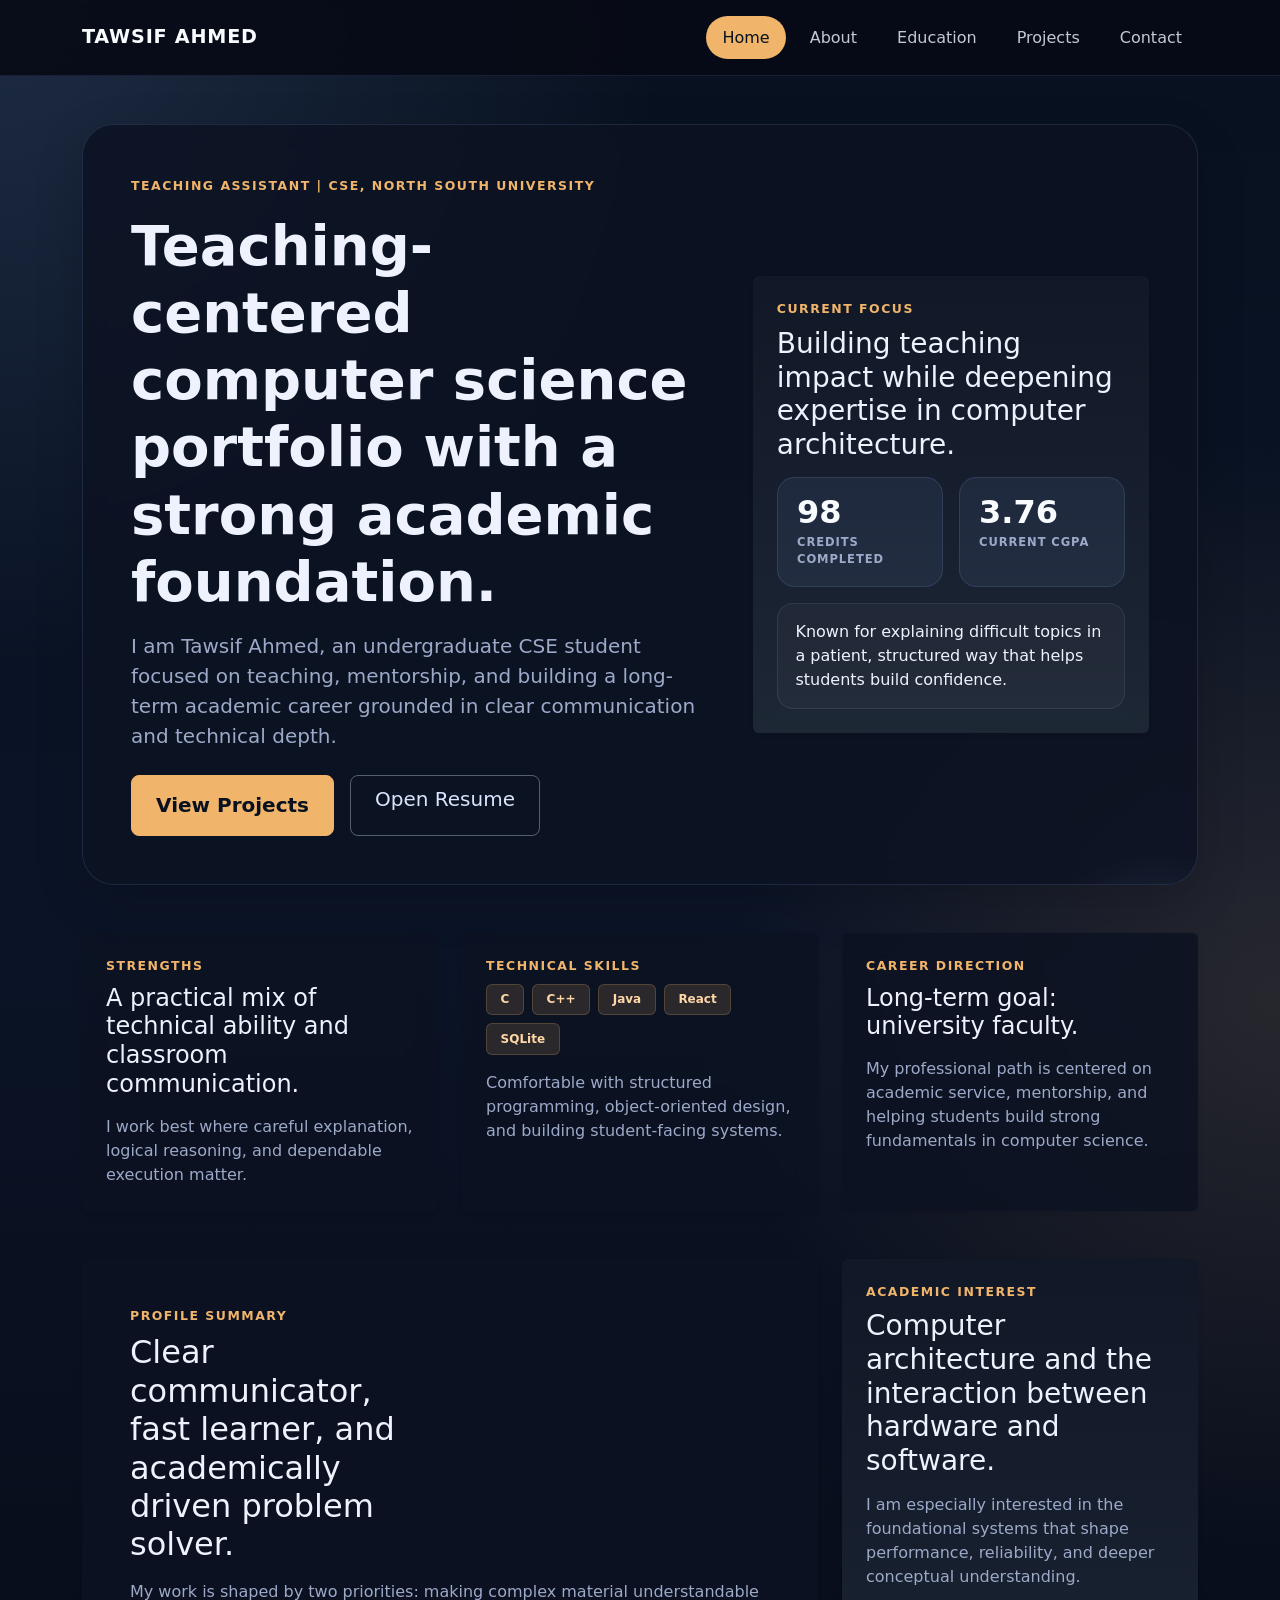
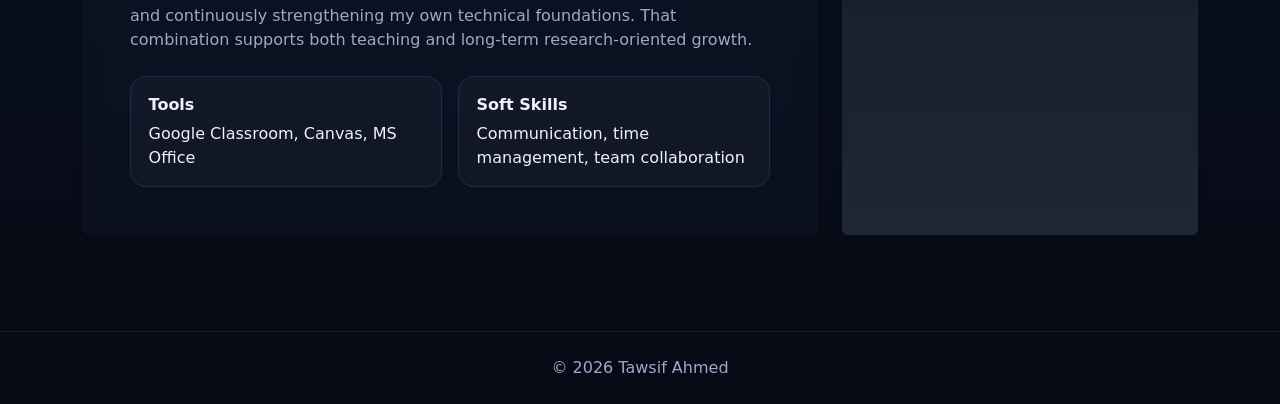
<file: index.html>
<!DOCTYPE html>
<html lang="en">
<head>
    <meta charset="UTF-8">
    <meta name="viewport" content="width=device-width, initial-scale=1.0">
    <title>Portfolio | Home</title>
    <link href="https://cdn.jsdelivr.net/npm/bootstrap@5.3.3/dist/css/bootstrap.min.css" rel="stylesheet" integrity="sha384-QWTKZyjpPEjISv5WaRU9OFeRpok6YctnYmDr5pNlyT2bRjXh0JMhjY6hW+ALEwIH" crossorigin="anonymous">
    <link rel="stylesheet" href="styles.css">
</head>
<body class="page-shell" data-bs-theme="dark">
    <nav class="navbar sticky-top site-nav py-3">
        <div class="container">
            <a class="navbar-brand site-brand" href="index.html">Tawsif Ahmed</a>
            <ul class="nav nav-pills ms-lg-auto flex-wrap gap-2 justify-content-lg-end">
                <li class="nav-item"><a class="nav-link active" aria-current="page" href="index.html">Home</a></li>
                <li class="nav-item"><a class="nav-link" href="about.html">About</a></li>
                <li class="nav-item"><a class="nav-link" href="education.html">Education</a></li>
                <li class="nav-item"><a class="nav-link" href="projects.html">Projects</a></li>
                <li class="nav-item"><a class="nav-link" href="contact.html">Contact</a></li>
            </ul>
        </div>
    </nav>

    <header class="container py-5 py-lg-6">
        <div class="hero-surface rounded-5 p-4 p-lg-5 shadow-lg">
            <div class="row align-items-center g-4 g-lg-5">
                <div class="col-lg-7">
                    <span class="eyebrow mb-3 d-inline-flex">Teaching Assistant | CSE, North South University</span>
                    <h1 class="display-4 fw-bold text-body-emphasis mb-3">Teaching-centered computer science portfolio with a strong academic foundation.</h1>
                    <p class="lead text-secondary mb-4">I am Tawsif Ahmed, an undergraduate CSE student focused on teaching, mentorship, and building a long-term academic career grounded in clear communication and technical depth.</p>
                    <div class="d-flex flex-wrap gap-3">
                        <a href="projects.html" class="btn btn-brand btn-lg px-4">View Projects</a>
                        <a href="resume.pdf" class="btn btn-outline-dark btn-lg px-4" target="_blank" rel="noopener noreferrer">Open Resume</a>
                    </div>
                </div>
                <div class="col-lg-5">
                    <div class="card border-0 shadow-sm h-100 feature-panel">
                        <div class="card-body p-4 p-lg-4">
                            <p class="section-kicker mb-2">Current Focus</p>
                            <h2 class="h3 mb-3">Building teaching impact while deepening expertise in computer architecture.</h2>
                            <div class="row g-3">
                                <div class="col-6">
                                    <div class="metric-card h-100">
                                        <span class="metric-value">98</span>
                                        <span class="metric-label">credits completed</span>
                                    </div>
                                </div>
                                <div class="col-6">
                                    <div class="metric-card h-100">
                                        <span class="metric-value">3.76</span>
                                        <span class="metric-label">current CGPA</span>
                                    </div>
                                </div>
                                <div class="col-12">
                                    <div class="info-strip">Known for explaining difficult topics in a patient, structured way that helps students build confidence.</div>
                                </div>
                            </div>
                        </div>
                    </div>
                </div>
            </div>
        </div>
    </header>

    <main class="container pb-5">
        <section class="mb-5">
            <div class="row g-4">
                <div class="col-md-4">
                    <div class="card border-0 shadow-sm h-100 content-card">
                        <div class="card-body p-4">
                            <p class="section-kicker mb-2">Strengths</p>
                            <h2 class="h4 mb-3">A practical mix of technical ability and classroom communication.</h2>
                            <p class="mb-0 text-secondary">I work best where careful explanation, logical reasoning, and dependable execution matter.</p>
                        </div>
                    </div>
                </div>
                <div class="col-md-4">
                    <div class="card border-0 shadow-sm h-100 content-card">
                        <div class="card-body p-4">
                            <p class="section-kicker mb-2">Technical Skills</p>
                            <div class="d-flex flex-wrap gap-2 mb-3">
                                <span class="badge badge-soft">C</span>
                                <span class="badge badge-soft">C++</span>
                                <span class="badge badge-soft">Java</span>
                                <span class="badge badge-soft">React</span>
                                <span class="badge badge-soft">SQLite</span>
                            </div>
                            <p class="mb-0 text-secondary">Comfortable with structured programming, object-oriented design, and building student-facing systems.</p>
                        </div>
                    </div>
                </div>
                <div class="col-md-4">
                    <div class="card border-0 shadow-sm h-100 content-card">
                        <div class="card-body p-4">
                            <p class="section-kicker mb-2">Career Direction</p>
                            <h2 class="h4 mb-3">Long-term goal: university faculty.</h2>
                            <p class="mb-0 text-secondary">My professional path is centered on academic service, mentorship, and helping students build strong fundamentals in computer science.</p>
                        </div>
                    </div>
                </div>
            </div>
        </section>

        <section class="mb-5">
            <div class="row g-4 align-items-stretch">
                <div class="col-lg-8">
                    <div class="card border-0 shadow-sm content-card h-100">
                        <div class="card-body p-4 p-lg-5">
                            <p class="section-kicker mb-2">Profile Summary</p>
                            <h2 class="section-title mb-3">Clear communicator, fast learner, and academically driven problem solver.</h2>
                            <p class="text-secondary mb-4">My work is shaped by two priorities: making complex material understandable and continuously strengthening my own technical foundations. That combination supports both teaching and long-term research-oriented growth.</p>
                            <div class="row g-3">
                                <div class="col-sm-6">
                                    <div class="detail-tile">
                                        <strong>Tools</strong>
                                        <span>Google Classroom, Canvas, MS Office</span>
                                    </div>
                                </div>
                                <div class="col-sm-6">
                                    <div class="detail-tile">
                                        <strong>Soft Skills</strong>
                                        <span>Communication, time management, team collaboration</span>
                                    </div>
                                </div>
                            </div>
                        </div>
                    </div>
                </div>
                <div class="col-lg-4">
                    <div class="card border-0 shadow-sm content-card h-100 accent-card">
                        <div class="card-body p-4">
                            <p class="section-kicker mb-2">Academic Interest</p>
                            <h2 class="h3 mb-3">Computer architecture and the interaction between hardware and software.</h2>
                            <p class="mb-0 text-secondary">I am especially interested in the foundational systems that shape performance, reliability, and deeper conceptual understanding.</p>
                        </div>
                    </div>
                </div>
            </div>
        </section>
    </main>

    <footer class="py-4 site-footer">
        <div class="container text-center">
            <p class="mb-0">&copy; 2026 Tawsif Ahmed</p>
        </div>
    </footer>
</body>
</html>
</file>
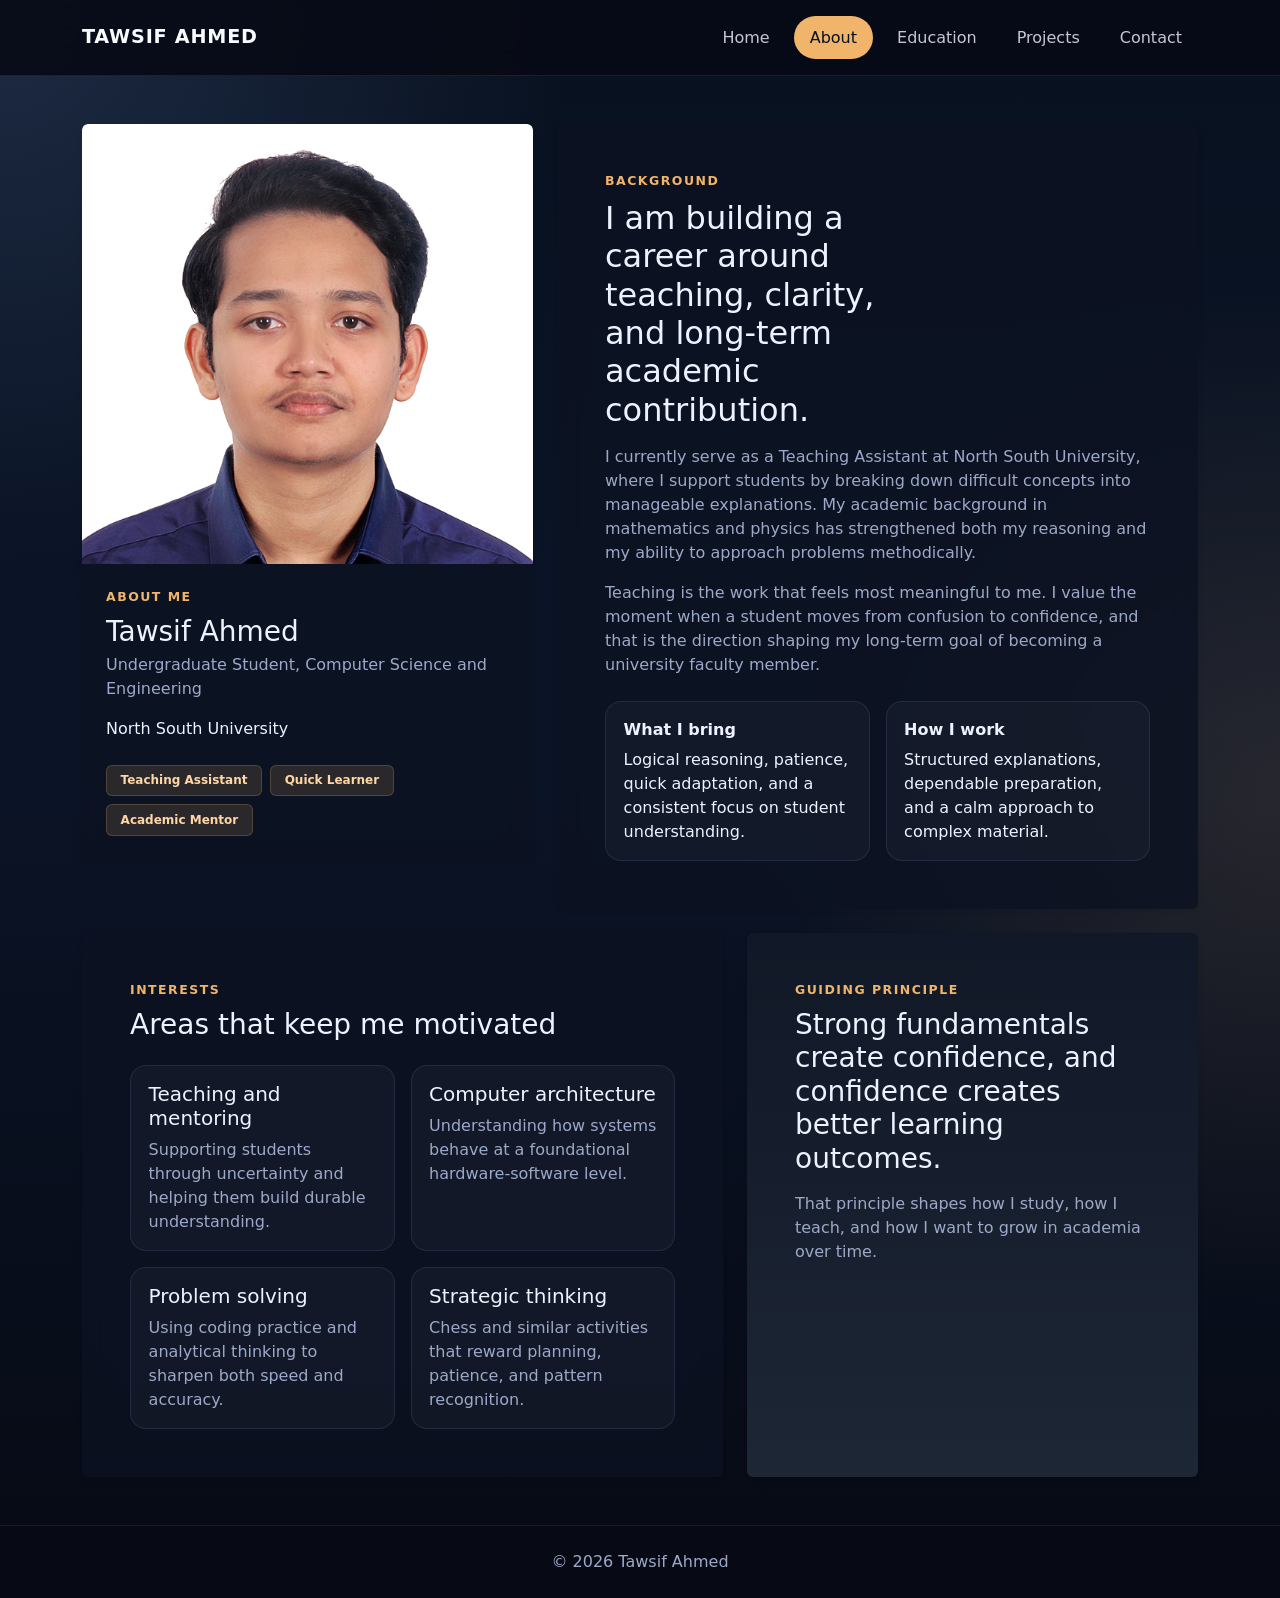
<file: about.html>
<!DOCTYPE html>
<html lang="en">
<head>
    <meta charset="UTF-8">
    <meta name="viewport" content="width=device-width, initial-scale=1.0">
    <title>Portfolio | About</title>
    <link href="https://cdn.jsdelivr.net/npm/bootstrap@5.3.3/dist/css/bootstrap.min.css" rel="stylesheet" integrity="sha384-QWTKZyjpPEjISv5WaRU9OFeRpok6YctnYmDr5pNlyT2bRjXh0JMhjY6hW+ALEwIH" crossorigin="anonymous">
    <link rel="stylesheet" href="styles.css">
</head>
<body class="page-shell" data-bs-theme="dark">
    <nav class="navbar sticky-top site-nav py-3">
        <div class="container">
            <a class="navbar-brand site-brand" href="index.html">Tawsif Ahmed</a>
            <ul class="nav nav-pills ms-lg-auto flex-wrap gap-2 justify-content-lg-end">
                <li class="nav-item"><a class="nav-link" href="index.html">Home</a></li>
                <li class="nav-item"><a class="nav-link active" aria-current="page" href="about.html">About</a></li>
                <li class="nav-item"><a class="nav-link" href="education.html">Education</a></li>
                <li class="nav-item"><a class="nav-link" href="projects.html">Projects</a></li>
                <li class="nav-item"><a class="nav-link" href="contact.html">Contact</a></li>
            </ul>
        </div>
    </nav>

    <main class="container py-5">
        <div class="row g-4 align-items-start mb-4">
            <div class="col-lg-5">
                <div class="card border-0 shadow-sm content-card overflow-hidden">
                    <img src="pp%20(1).jpg" class="card-img-top profile-image" alt="Tawsif Ahmed">
                    <div class="card-body p-4">
                        <p class="section-kicker mb-2">About Me</p>
                        <h1 class="h3 mb-1">Tawsif Ahmed</h1>
                        <p class="text-secondary mb-3">Undergraduate Student, Computer Science and Engineering</p>
                        <p class="mb-4">North South University</p>
                        <div class="d-flex flex-wrap gap-2">
                            <span class="badge badge-soft">Teaching Assistant</span>
                            <span class="badge badge-soft">Quick Learner</span>
                            <span class="badge badge-soft">Academic Mentor</span>
                        </div>
                    </div>
                </div>
            </div>
            <div class="col-lg-7">
                <div class="card border-0 shadow-sm h-100 content-card">
                    <div class="card-body p-4 p-lg-5">
                        <p class="section-kicker mb-2">Background</p>
                        <h2 class="section-title mb-3">I am building a career around teaching, clarity, and long-term academic contribution.</h2>
                        <p class="mb-3 text-secondary">I currently serve as a Teaching Assistant at North South University, where I support students by breaking down difficult concepts into manageable explanations. My academic background in mathematics and physics has strengthened both my reasoning and my ability to approach problems methodically.</p>
                        <p class="mb-4 text-secondary">Teaching is the work that feels most meaningful to me. I value the moment when a student moves from confusion to confidence, and that is the direction shaping my long-term goal of becoming a university faculty member.</p>
                        <div class="row g-3">
                            <div class="col-sm-6">
                                <div class="detail-tile h-100">
                                    <strong>What I bring</strong>
                                    <span>Logical reasoning, patience, quick adaptation, and a consistent focus on student understanding.</span>
                                </div>
                            </div>
                            <div class="col-sm-6">
                                <div class="detail-tile h-100">
                                    <strong>How I work</strong>
                                    <span>Structured explanations, dependable preparation, and a calm approach to complex material.</span>
                                </div>
                            </div>
                        </div>
                    </div>
                </div>
            </div>
        </div>

        <div class="row g-4">
            <div class="col-lg-7">
                <div class="card border-0 shadow-sm content-card h-100">
                    <div class="card-body p-4 p-lg-5">
                        <p class="section-kicker mb-2">Interests</p>
                        <h2 class="h3 mb-4">Areas that keep me motivated</h2>
                        <div class="row g-3">
                            <div class="col-md-6">
                                <div class="interest-card h-100">
                                    <h3 class="h5">Teaching and mentoring</h3>
                                    <p class="mb-0 text-secondary">Supporting students through uncertainty and helping them build durable understanding.</p>
                                </div>
                            </div>
                            <div class="col-md-6">
                                <div class="interest-card h-100">
                                    <h3 class="h5">Computer architecture</h3>
                                    <p class="mb-0 text-secondary">Understanding how systems behave at a foundational hardware-software level.</p>
                                </div>
                            </div>
                            <div class="col-md-6">
                                <div class="interest-card h-100">
                                    <h3 class="h5">Problem solving</h3>
                                    <p class="mb-0 text-secondary">Using coding practice and analytical thinking to sharpen both speed and accuracy.</p>
                                </div>
                            </div>
                            <div class="col-md-6">
                                <div class="interest-card h-100">
                                    <h3 class="h5">Strategic thinking</h3>
                                    <p class="mb-0 text-secondary">Chess and similar activities that reward planning, patience, and pattern recognition.</p>
                                </div>
                            </div>
                        </div>
                    </div>
                </div>
            </div>
            <div class="col-lg-5">
                <div class="card border-0 shadow-sm content-card accent-card h-100">
                    <div class="card-body p-4 p-lg-5">
                        <p class="section-kicker mb-2">Guiding Principle</p>
                        <h2 class="h3 mb-3">Strong fundamentals create confidence, and confidence creates better learning outcomes.</h2>
                        <p class="mb-0 text-secondary">That principle shapes how I study, how I teach, and how I want to grow in academia over time.</p>
                    </div>
                </div>
            </div>
        </div>
    </main>

    <footer class="py-4 site-footer">
        <div class="container text-center">
            <p class="mb-0">&copy; 2026 Tawsif Ahmed</p>
        </div>
    </footer>
</body>
</html>
</file>
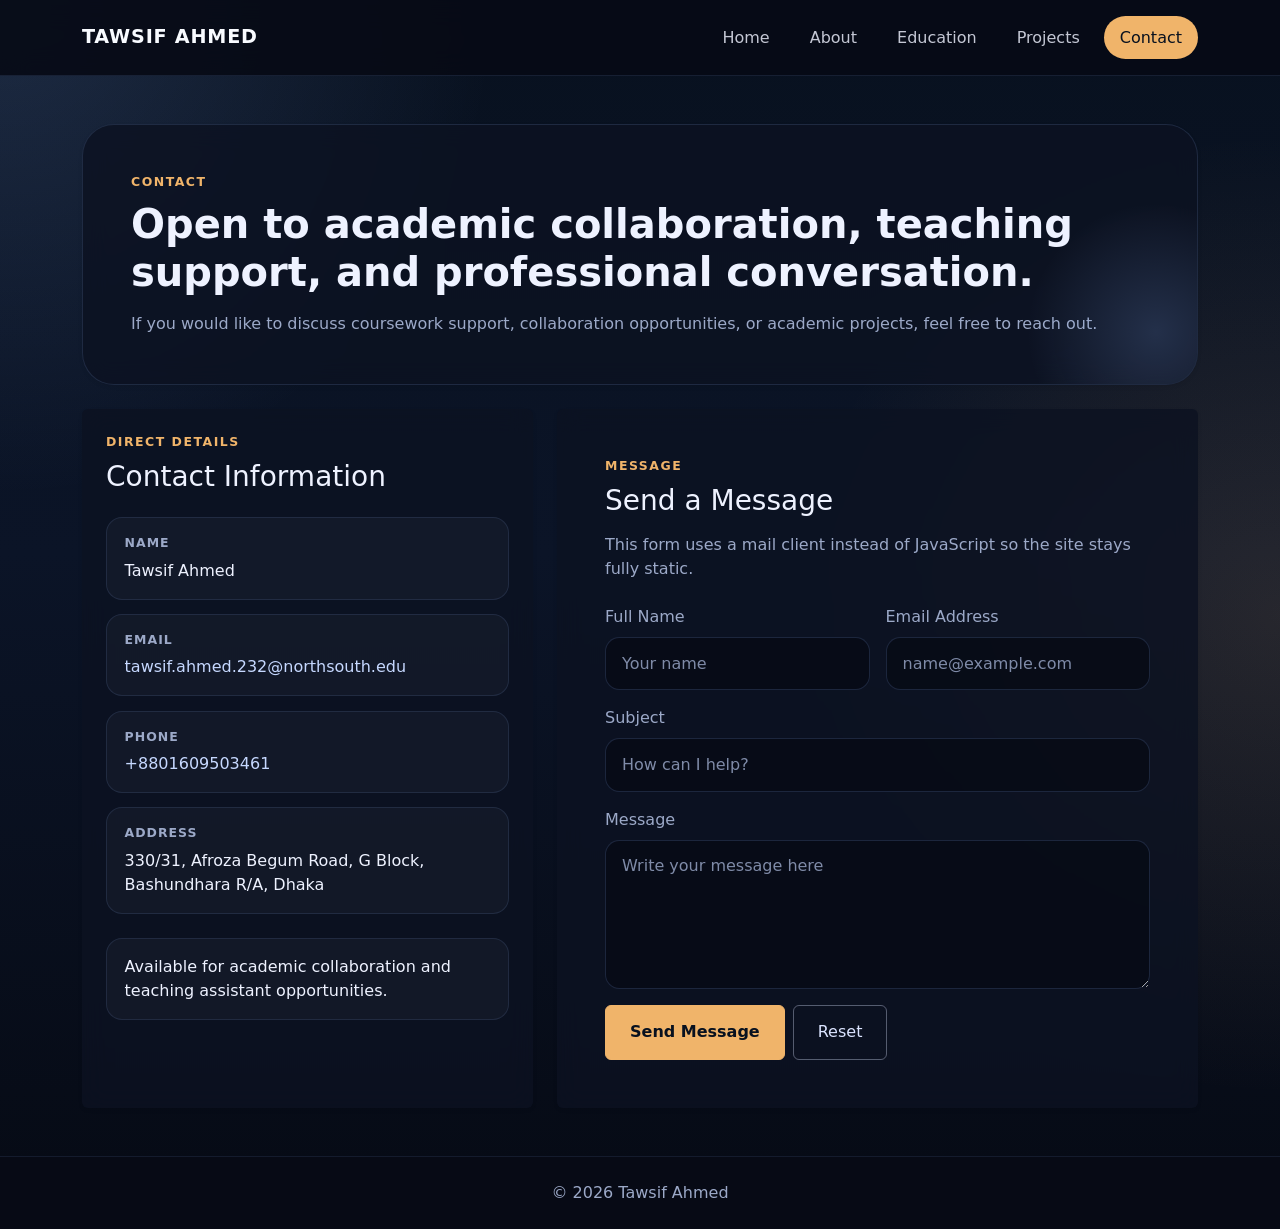
<file: contact.html>
<!DOCTYPE html>
<html lang="en">
<head>
    <meta charset="UTF-8">
    <meta name="viewport" content="width=device-width, initial-scale=1.0">
    <title>Portfolio | Contact</title>
    <link href="https://cdn.jsdelivr.net/npm/bootstrap@5.3.3/dist/css/bootstrap.min.css" rel="stylesheet" integrity="sha384-QWTKZyjpPEjISv5WaRU9OFeRpok6YctnYmDr5pNlyT2bRjXh0JMhjY6hW+ALEwIH" crossorigin="anonymous">
    <link rel="stylesheet" href="styles.css">
</head>
<body class="page-shell" data-bs-theme="dark">
    <nav class="navbar sticky-top site-nav py-3">
        <div class="container">
            <a class="navbar-brand site-brand" href="index.html">Tawsif Ahmed</a>
            <ul class="nav nav-pills ms-lg-auto flex-wrap gap-2 justify-content-lg-end">
                <li class="nav-item"><a class="nav-link" href="index.html">Home</a></li>
                <li class="nav-item"><a class="nav-link" href="about.html">About</a></li>
                <li class="nav-item"><a class="nav-link" href="education.html">Education</a></li>
                <li class="nav-item"><a class="nav-link" href="projects.html">Projects</a></li>
                <li class="nav-item"><a class="nav-link active" aria-current="page" href="contact.html">Contact</a></li>
            </ul>
        </div>
    </nav>

    <main class="container py-5">
        <div class="hero-surface rounded-5 p-4 p-lg-5 shadow-sm mb-4">
            <p class="section-kicker mb-2">Contact</p>
            <h1 class="display-6 fw-bold mb-3">Open to academic collaboration, teaching support, and professional conversation.</h1>
            <p class="text-secondary mb-0">If you would like to discuss coursework support, collaboration opportunities, or academic projects, feel free to reach out.</p>
        </div>

        <div class="row g-4">
            <div class="col-lg-5">
                <div class="card border-0 shadow-sm h-100 content-card">
                    <div class="card-body p-4">
                        <p class="section-kicker mb-2">Direct Details</p>
                        <h2 class="h3 mb-4">Contact Information</h2>
                        <div class="contact-list">
                            <div class="contact-item">
                                <span class="contact-label">Name</span>
                                <span>Tawsif Ahmed</span>
                            </div>
                            <div class="contact-item">
                                <span class="contact-label">Email</span>
                                <a href="mailto:tawsif.ahmed.232@northsouth.edu">tawsif.ahmed.232@northsouth.edu</a>
                            </div>
                            <div class="contact-item">
                                <span class="contact-label">Phone</span>
                                <a href="tel:+8801609503461">+8801609503461</a>
                            </div>
                            <div class="contact-item">
                                <span class="contact-label">Address</span>
                                <span>330/31, Afroza Begum Road, G Block, Bashundhara R/A, Dhaka</span>
                            </div>
                        </div>
                        <div class="info-strip mt-4 mb-0">
                            Available for academic collaboration and teaching assistant opportunities.
                        </div>
                    </div>
                </div>
            </div>

            <div class="col-lg-7">
                <div class="card border-0 shadow-sm content-card">
                    <div class="card-body p-4 p-lg-5">
                        <p class="section-kicker mb-2">Message</p>
                        <h2 class="h3 mb-3">Send a Message</h2>
                        <p class="text-secondary mb-4">This form uses a mail client instead of JavaScript so the site stays fully static.</p>
                        <form action="mailto:tawsif.ahmed.232@northsouth.edu" method="post" enctype="text/plain">
                            <div class="row g-3">
                                <div class="col-md-6">
                                    <label for="fullName" class="form-label">Full Name</label>
                                    <input type="text" class="form-control" id="fullName" name="Full Name" placeholder="Your name">
                                </div>
                                <div class="col-md-6">
                                    <label for="emailAddress" class="form-label">Email Address</label>
                                    <input type="email" class="form-control" id="emailAddress" name="Email Address" placeholder="name@example.com">
                                </div>
                                <div class="col-12">
                                    <label for="subject" class="form-label">Subject</label>
                                    <input type="text" class="form-control" id="subject" name="Subject" placeholder="How can I help?">
                                </div>
                                <div class="col-12">
                                    <label for="message" class="form-label">Message</label>
                                    <textarea class="form-control" id="message" name="Message" rows="5" placeholder="Write your message here"></textarea>
                                </div>
                                <div class="col-12 d-flex gap-2">
                                    <button type="submit" class="btn btn-brand px-4">Send Message</button>
                                    <button type="reset" class="btn btn-outline-secondary px-4">Reset</button>
                                </div>
                            </div>
                        </form>
                    </div>
                </div>
            </div>
        </div>
    </main>

    <footer class="py-4 site-footer">
        <div class="container text-center">
            <p class="mb-0">&copy; 2026 Tawsif Ahmed</p>
        </div>
    </footer>
</body>
</html>
</file>
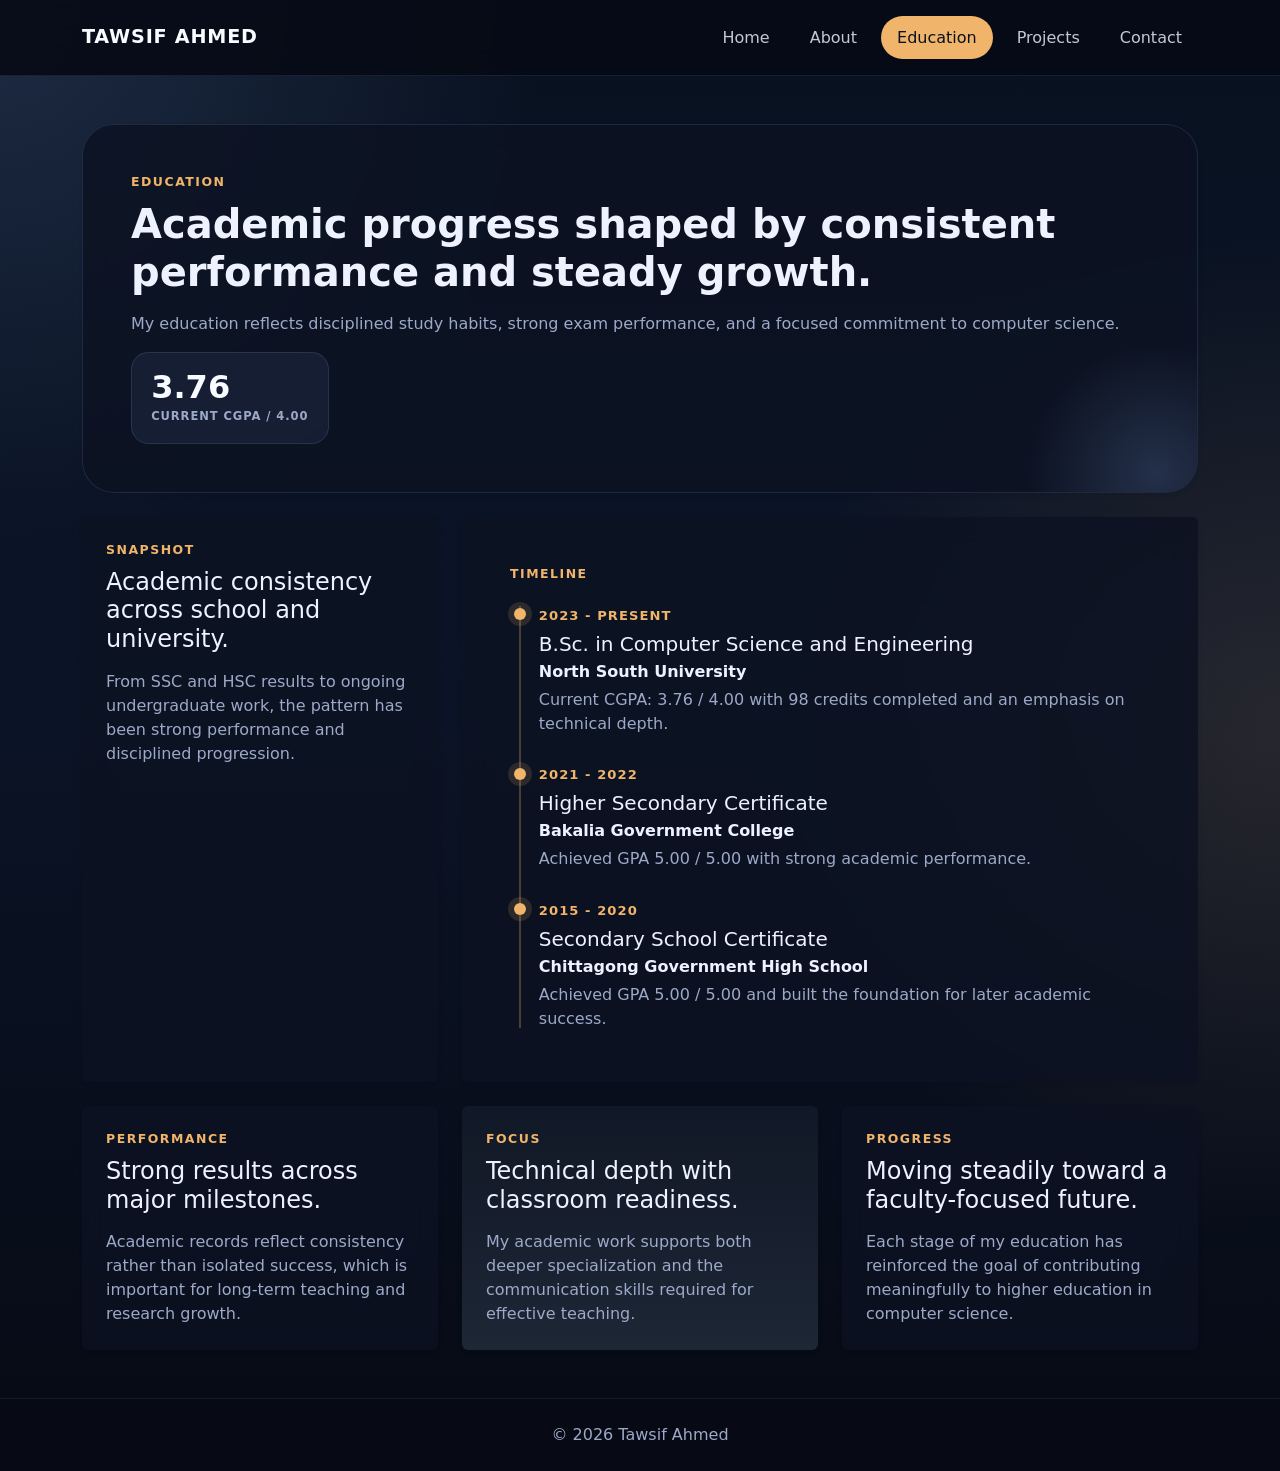
<file: education.html>
<!DOCTYPE html>
<html lang="en">
<head>
    <meta charset="UTF-8">
    <meta name="viewport" content="width=device-width, initial-scale=1.0">
    <title>Portfolio | Education</title>
    <link href="https://cdn.jsdelivr.net/npm/bootstrap@5.3.3/dist/css/bootstrap.min.css" rel="stylesheet" integrity="sha384-QWTKZyjpPEjISv5WaRU9OFeRpok6YctnYmDr5pNlyT2bRjXh0JMhjY6hW+ALEwIH" crossorigin="anonymous">
    <link rel="stylesheet" href="styles.css">
</head>
<body class="page-shell" data-bs-theme="dark">
    <nav class="navbar sticky-top site-nav py-3">
        <div class="container">
            <a class="navbar-brand site-brand" href="index.html">Tawsif Ahmed</a>
            <ul class="nav nav-pills ms-lg-auto flex-wrap gap-2 justify-content-lg-end">
                <li class="nav-item"><a class="nav-link" href="index.html">Home</a></li>
                <li class="nav-item"><a class="nav-link" href="about.html">About</a></li>
                <li class="nav-item"><a class="nav-link active" aria-current="page" href="education.html">Education</a></li>
                <li class="nav-item"><a class="nav-link" href="projects.html">Projects</a></li>
                <li class="nav-item"><a class="nav-link" href="contact.html">Contact</a></li>
            </ul>
        </div>
    </nav>

    <main class="container py-5">
        <div class="hero-surface rounded-5 p-4 p-lg-5 shadow-sm mb-4">
            <div class="d-flex align-items-start justify-content-between flex-wrap gap-3">
                <div>
                    <p class="section-kicker mb-2">Education</p>
                    <h1 class="display-6 fw-bold mb-3">Academic progress shaped by consistent performance and steady growth.</h1>
                    <p class="text-secondary mb-0">My education reflects disciplined study habits, strong exam performance, and a focused commitment to computer science.</p>
                </div>
                <div class="metric-card metric-card-compact">
                    <span class="metric-value">3.76</span>
                    <span class="metric-label">current CGPA / 4.00</span>
                </div>
            </div>
        </div>

        <div class="row g-4 mb-4">
            <div class="col-lg-4">
                <div class="card border-0 shadow-sm content-card h-100">
                    <div class="card-body p-4">
                        <p class="section-kicker mb-2">Snapshot</p>
                        <h2 class="h4 mb-3">Academic consistency across school and university.</h2>
                        <p class="text-secondary mb-0">From SSC and HSC results to ongoing undergraduate work, the pattern has been strong performance and disciplined progression.</p>
                    </div>
                </div>
            </div>
            <div class="col-lg-8">
                <div class="card border-0 shadow-sm content-card h-100">
                    <div class="card-body p-4 p-lg-5">
                        <p class="section-kicker mb-3">Timeline</p>
                        <div class="timeline-stack">
                            <div class="timeline-item">
                                <span class="timeline-period">2023 - Present</span>
                                <h3 class="h5 mb-1">B.Sc. in Computer Science and Engineering</h3>
                                <p class="mb-1 fw-semibold">North South University</p>
                                <p class="text-secondary mb-0">Current CGPA: 3.76 / 4.00 with 98 credits completed and an emphasis on technical depth.</p>
                            </div>
                            <div class="timeline-item">
                                <span class="timeline-period">2021 - 2022</span>
                                <h3 class="h5 mb-1">Higher Secondary Certificate</h3>
                                <p class="mb-1 fw-semibold">Bakalia Government College</p>
                                <p class="text-secondary mb-0">Achieved GPA 5.00 / 5.00 with strong academic performance.</p>
                            </div>
                            <div class="timeline-item">
                                <span class="timeline-period">2015 - 2020</span>
                                <h3 class="h5 mb-1">Secondary School Certificate</h3>
                                <p class="mb-1 fw-semibold">Chittagong Government High School</p>
                                <p class="text-secondary mb-0">Achieved GPA 5.00 / 5.00 and built the foundation for later academic success.</p>
                            </div>
                        </div>
                    </div>
                </div>
            </div>
        </div>

        <div class="row g-4">
            <div class="col-md-6 col-lg-4">
                <div class="card border-0 shadow-sm content-card h-100">
                    <div class="card-body p-4">
                        <p class="section-kicker mb-2">Performance</p>
                        <h2 class="h4 mb-3">Strong results across major milestones.</h2>
                        <p class="mb-0 text-secondary">Academic records reflect consistency rather than isolated success, which is important for long-term teaching and research growth.</p>
                    </div>
                </div>
            </div>
            <div class="col-md-6 col-lg-4">
                <div class="card border-0 shadow-sm content-card h-100 accent-card">
                    <div class="card-body p-4">
                        <p class="section-kicker mb-2">Focus</p>
                        <h2 class="h4 mb-3">Technical depth with classroom readiness.</h2>
                        <p class="mb-0 text-secondary">My academic work supports both deeper specialization and the communication skills required for effective teaching.</p>
                    </div>
                </div>
            </div>
            <div class="col-md-12 col-lg-4">
                <div class="card border-0 shadow-sm content-card h-100">
                    <div class="card-body p-4">
                        <p class="section-kicker mb-2">Progress</p>
                        <h2 class="h4 mb-3">Moving steadily toward a faculty-focused future.</h2>
                        <p class="mb-0 text-secondary">Each stage of my education has reinforced the goal of contributing meaningfully to higher education in computer science.</p>
                    </div>
                </div>
            </div>
        </div>
    </main>

    <footer class="py-4 site-footer">
        <div class="container text-center">
            <p class="mb-0">&copy; 2026 Tawsif Ahmed</p>
        </div>
    </footer>
</body>
</html>
</file>
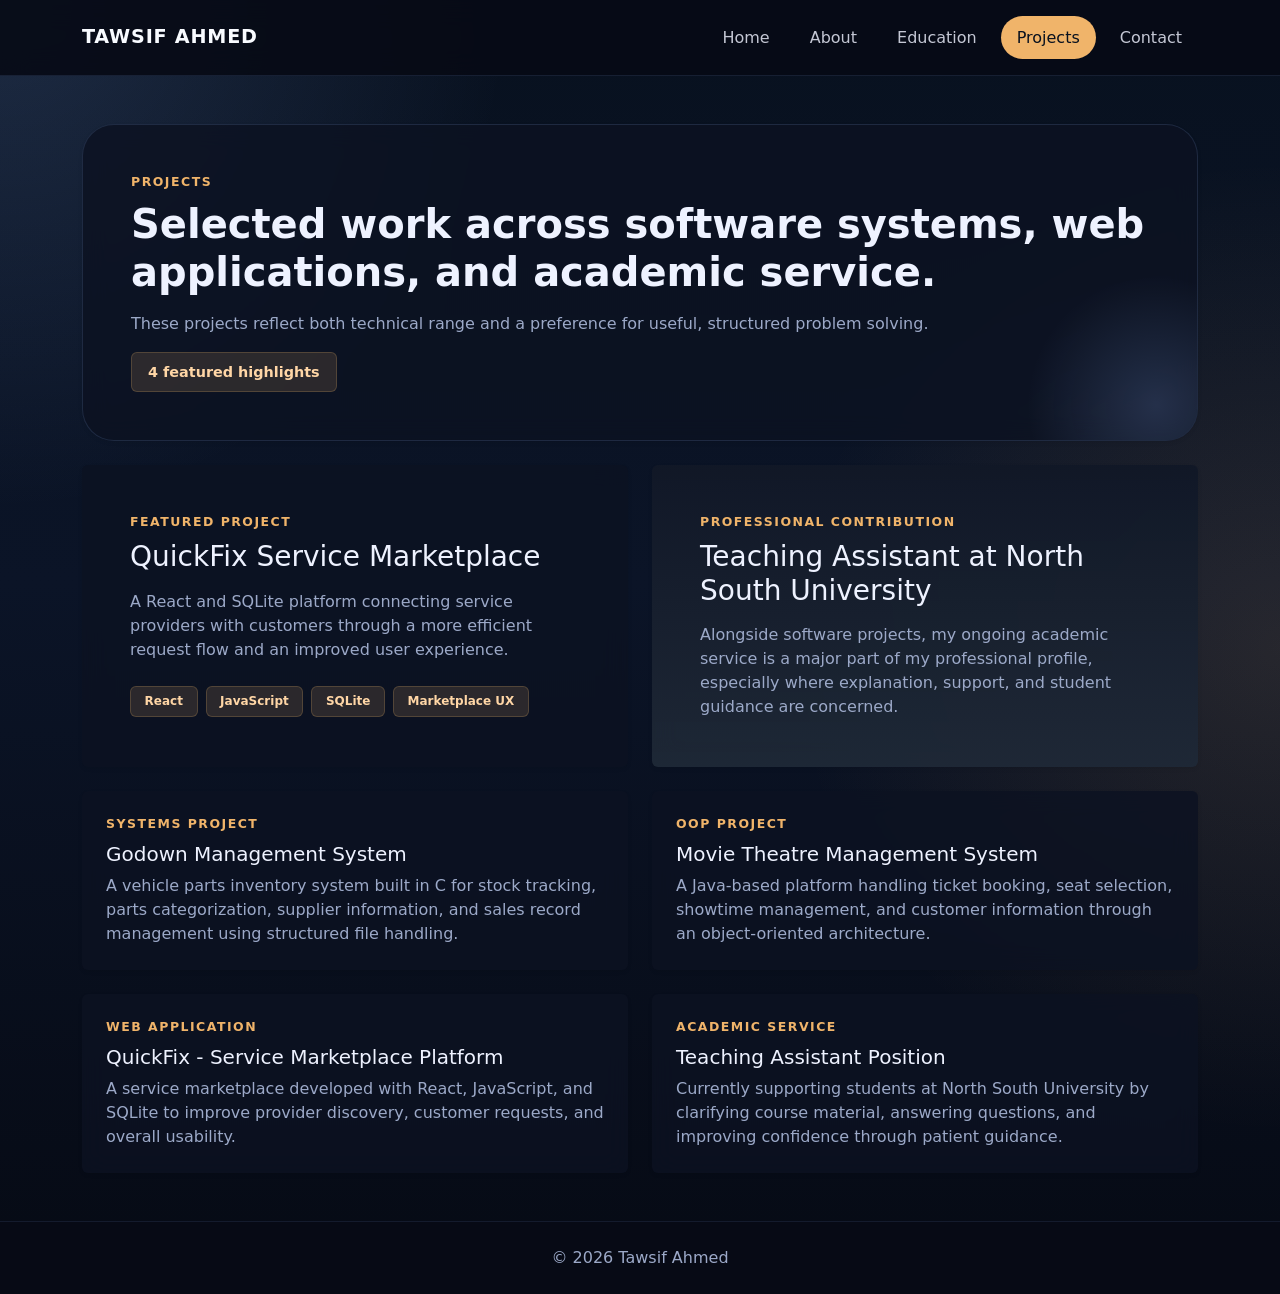
<file: projects.html>
<!DOCTYPE html>
<html lang="en">
<head>
    <meta charset="UTF-8">
    <meta name="viewport" content="width=device-width, initial-scale=1.0">
    <title>Portfolio | Projects</title>
    <link href="https://cdn.jsdelivr.net/npm/bootstrap@5.3.3/dist/css/bootstrap.min.css" rel="stylesheet" integrity="sha384-QWTKZyjpPEjISv5WaRU9OFeRpok6YctnYmDr5pNlyT2bRjXh0JMhjY6hW+ALEwIH" crossorigin="anonymous">
    <link rel="stylesheet" href="styles.css">
</head>
<body class="page-shell" data-bs-theme="dark">
    <nav class="navbar sticky-top site-nav py-3">
        <div class="container">
            <a class="navbar-brand site-brand" href="index.html">Tawsif Ahmed</a>
            <ul class="nav nav-pills ms-lg-auto flex-wrap gap-2 justify-content-lg-end">
                <li class="nav-item"><a class="nav-link" href="index.html">Home</a></li>
                <li class="nav-item"><a class="nav-link" href="about.html">About</a></li>
                <li class="nav-item"><a class="nav-link" href="education.html">Education</a></li>
                <li class="nav-item"><a class="nav-link active" aria-current="page" href="projects.html">Projects</a></li>
                <li class="nav-item"><a class="nav-link" href="contact.html">Contact</a></li>
            </ul>
        </div>
    </nav>

    <main class="container py-5">
        <div class="hero-surface rounded-5 p-4 p-lg-5 shadow-sm mb-4">
            <div class="d-flex justify-content-between align-items-start flex-wrap gap-3">
                <div>
                    <p class="section-kicker mb-2">Projects</p>
                    <h1 class="display-6 fw-bold mb-3">Selected work across software systems, web applications, and academic service.</h1>
                    <p class="text-secondary mb-0">These projects reflect both technical range and a preference for useful, structured problem solving.</p>
                </div>
                <span class="badge badge-soft badge-large">4 featured highlights</span>
            </div>
        </div>

        <div class="row g-4 mb-4">
            <div class="col-lg-6">
                <div class="card border-0 shadow-sm content-card feature-project h-100">
                    <div class="card-body p-4 p-lg-5">
                        <p class="section-kicker mb-2">Featured Project</p>
                        <h2 class="h3 mb-3">QuickFix Service Marketplace</h2>
                        <p class="text-secondary mb-4">A React and SQLite platform connecting service providers with customers through a more efficient request flow and an improved user experience.</p>
                        <div class="d-flex flex-wrap gap-2">
                            <span class="badge badge-soft">React</span>
                            <span class="badge badge-soft">JavaScript</span>
                            <span class="badge badge-soft">SQLite</span>
                            <span class="badge badge-soft">Marketplace UX</span>
                        </div>
                    </div>
                </div>
            </div>
            <div class="col-lg-6">
                <div class="card border-0 shadow-sm content-card accent-card h-100">
                    <div class="card-body p-4 p-lg-5">
                        <p class="section-kicker mb-2">Professional Contribution</p>
                        <h2 class="h3 mb-3">Teaching Assistant at North South University</h2>
                        <p class="text-secondary mb-0">Alongside software projects, my ongoing academic service is a major part of my professional profile, especially where explanation, support, and student guidance are concerned.</p>
                    </div>
                </div>
            </div>
        </div>

        <div class="row g-4">
            <div class="col-md-6">
                <div class="card h-100 border-0 shadow-sm content-card project-card">
                    <div class="card-body p-4">
                        <p class="section-kicker mb-2">Systems Project</p>
                        <h3 class="h5">Godown Management System</h3>
                        <p class="mb-0 text-secondary">A vehicle parts inventory system built in C for stock tracking, parts categorization, supplier information, and sales record management using structured file handling.</p>
                    </div>
                </div>
            </div>
            <div class="col-md-6">
                <div class="card h-100 border-0 shadow-sm content-card project-card">
                    <div class="card-body p-4">
                        <p class="section-kicker mb-2">OOP Project</p>
                        <h3 class="h5">Movie Theatre Management System</h3>
                        <p class="mb-0 text-secondary">A Java-based platform handling ticket booking, seat selection, showtime management, and customer information through an object-oriented architecture.</p>
                    </div>
                </div>
            </div>
            <div class="col-md-6">
                <div class="card h-100 border-0 shadow-sm content-card project-card">
                    <div class="card-body p-4">
                        <p class="section-kicker mb-2">Web Application</p>
                        <h3 class="h5">QuickFix - Service Marketplace Platform</h3>
                        <p class="mb-0 text-secondary">A service marketplace developed with React, JavaScript, and SQLite to improve provider discovery, customer requests, and overall usability.</p>
                    </div>
                </div>
            </div>
            <div class="col-md-6">
                <div class="card h-100 border-0 shadow-sm content-card project-card">
                    <div class="card-body p-4">
                        <p class="section-kicker mb-2">Academic Service</p>
                        <h3 class="h5">Teaching Assistant Position</h3>
                        <p class="mb-0 text-secondary">Currently supporting students at North South University by clarifying course material, answering questions, and improving confidence through patient guidance.</p>
                    </div>
                </div>
            </div>
        </div>
    </main>

    <footer class="py-4 site-footer">
        <div class="container text-center">
            <p class="mb-0">&copy; 2026 Tawsif Ahmed</p>
        </div>
    </footer>
</body>
</html>
</file>
<file: styles.css>
:root {
    --portfolio-ink: #eef2ff;
    --portfolio-deep: #8cb4ff;
    --portfolio-accent: #f0b46a;
    --portfolio-accent-soft: rgba(240, 180, 106, 0.14);
    --portfolio-surface: rgba(12, 18, 34, 0.84);
    --portfolio-surface-strong: rgba(17, 24, 39, 0.96);
    --portfolio-border: rgba(140, 180, 255, 0.14);
    --portfolio-shadow: 0 24px 60px rgba(2, 6, 23, 0.48);
    --portfolio-muted: #9ca9c8;
}

body {
    font-family: var(--bs-font-sans-serif);
    min-height: 100vh;
    color: var(--portfolio-ink);
    background-color: #070b16;
}

.page-shell {
    color: var(--portfolio-ink);
    background:
        radial-gradient(circle at top left, rgba(140, 180, 255, 0.16), transparent 28%),
        radial-gradient(circle at right center, rgba(240, 180, 106, 0.12), transparent 34%),
        linear-gradient(180deg, #08111f 0%, #0b1427 45%, #060a14 100%);
}

.site-nav {
    background: rgba(7, 11, 22, 0.9);
    backdrop-filter: blur(14px);
    border-bottom: 1px solid rgba(140, 180, 255, 0.12);
}

.site-brand {
    font-size: 1.2rem;
    font-weight: 700;
    letter-spacing: 0.04em;
    text-transform: uppercase;
    color: #f8fbff;
}

.site-brand:hover,
.site-brand:focus {
    color: #ffffff;
}

.site-nav .nav-link {
    color: rgba(238, 242, 255, 0.82);
    border-radius: 999px;
    padding: 0.6rem 1rem;
    font-weight: 500;
}

.site-nav .nav-link:hover,
.site-nav .nav-link:focus,
.site-nav .nav-link.active {
    color: #08111f;
    background-color: #f0b46a;
}

.hero-surface,
.content-card,
.feature-panel {
    background: var(--portfolio-surface);
    border: 1px solid var(--portfolio-border);
    box-shadow: var(--portfolio-shadow);
    backdrop-filter: blur(12px);
}

.profile-image {
    width: 100%;
    height: 440px;
    object-fit: cover;
    object-position: center top;
}

.hero-surface {
    position: relative;
    overflow: hidden;
}

.hero-surface::after {
    content: "";
    position: absolute;
    inset: auto -8% -30% auto;
    width: 260px;
    height: 260px;
    background: radial-gradient(circle, rgba(140, 180, 255, 0.18), transparent 70%);
    pointer-events: none;
}

.eyebrow,
.section-kicker {
    font-size: 0.78rem;
    font-weight: 700;
    letter-spacing: 0.12em;
    text-transform: uppercase;
    color: var(--portfolio-accent);
}

.display-4,
.display-6,
.h1,
.h2,
.h3,
.h4,
.h5,
.text-body-emphasis,
h1,
h2,
h3,
h4,
h5,
strong {
    color: var(--portfolio-ink) !important;
}

.section-title {
    max-width: 14ch;
}

.feature-panel,
.accent-card {
    background: linear-gradient(180deg, rgba(17, 24, 39, 0.98), rgba(31, 41, 55, 0.94));
}

.metric-card {
    display: flex;
    flex-direction: column;
    gap: 0.35rem;
    padding: 1.1rem 1.2rem;
    border-radius: 1.1rem;
    background: rgba(140, 180, 255, 0.08);
    border: 1px solid rgba(140, 180, 255, 0.14);
}

.metric-card-compact {
    min-width: 170px;
}

.metric-value {
    font-size: 2rem;
    line-height: 1;
    font-weight: 700;
    color: #f8fbff;
}

.metric-label {
    color: var(--portfolio-muted);
    text-transform: uppercase;
    letter-spacing: 0.08em;
    font-size: 0.72rem;
    font-weight: 700;
}

.info-strip,
.detail-tile,
.interest-card,
.contact-item {
    border-radius: 1rem;
    border: 1px solid rgba(140, 180, 255, 0.12);
    background: rgba(255, 255, 255, 0.03);
}

.info-strip,
.detail-tile,
.interest-card,
.contact-item {
    padding: 1rem 1.1rem;
}

.detail-tile,
.contact-item {
    display: flex;
    flex-direction: column;
    gap: 0.35rem;
}

.badge-soft {
    color: #ffd6a6;
    background: var(--portfolio-accent-soft);
    border: 1px solid rgba(240, 180, 106, 0.2);
    font-weight: 600;
    padding: 0.55rem 0.85rem;
}

.badge-large {
    align-self: start;
    font-size: 0.9rem;
    padding: 0.75rem 1rem;
}

.btn-brand {
    --bs-btn-color: #08111f;
    --bs-btn-bg: var(--portfolio-accent);
    --bs-btn-border-color: var(--portfolio-accent);
    --bs-btn-hover-color: #08111f;
    --bs-btn-hover-bg: #ffc98c;
    --bs-btn-hover-border-color: #ffc98c;
    --bs-btn-focus-shadow-rgb: 240, 180, 106;
    --bs-btn-active-bg: #ffc98c;
    --bs-btn-active-border-color: #ffc98c;
    --bs-btn-padding-y: 0.9rem;
    --bs-btn-padding-x: 1.4rem;
    --bs-btn-font-weight: 600;
}

.btn-outline-dark,
.btn-outline-secondary {
    --bs-btn-color: #dbe4ff;
    --bs-btn-border-color: rgba(219, 228, 255, 0.36);
    --bs-btn-hover-color: #08111f;
    --bs-btn-hover-bg: #dbe4ff;
    --bs-btn-hover-border-color: #dbe4ff;
    --bs-btn-focus-shadow-rgb: 219, 228, 255;
    --bs-btn-active-color: #08111f;
    --bs-btn-active-bg: #dbe4ff;
    --bs-btn-active-border-color: #dbe4ff;
}

.project-card,
.feature-project {
    transition: transform 0.2s ease, box-shadow 0.2s ease;
}

.project-card:hover,
.feature-project:hover {
    transform: translateY(-4px);
    box-shadow: 0 28px 65px rgba(2, 6, 23, 0.56);
}

.timeline-stack {
    position: relative;
    display: grid;
    gap: 1.25rem;
}

.timeline-stack::before {
    content: "";
    position: absolute;
    left: 0.55rem;
    top: 0.4rem;
    bottom: 0.4rem;
    width: 2px;
    background: rgba(240, 180, 106, 0.28);
}

.timeline-item {
    position: relative;
    margin-left: 1.8rem;
    padding: 0.2rem 0;
}

.timeline-item::before {
    content: "";
    position: absolute;
    left: -1.55rem;
    top: 0.55rem;
    width: 0.75rem;
    height: 0.75rem;
    border-radius: 50%;
    background: var(--portfolio-accent);
    box-shadow: 0 0 0 6px rgba(240, 180, 106, 0.14);
}

.timeline-period {
    display: inline-block;
    margin-bottom: 0.4rem;
    color: var(--portfolio-accent);
    font-size: 0.82rem;
    font-weight: 700;
    letter-spacing: 0.08em;
    text-transform: uppercase;
}

.contact-list {
    display: grid;
    gap: 0.9rem;
}

.contact-label {
    font-size: 0.78rem;
    font-weight: 700;
    letter-spacing: 0.08em;
    text-transform: uppercase;
    color: var(--portfolio-muted);
}

.contact-item a {
    color: #c6d8ff;
    text-decoration: none;
}

.contact-item a:hover,
.contact-item a:focus {
    text-decoration: underline;
}

.form-control {
    border-radius: 0.9rem;
    border-color: rgba(140, 180, 255, 0.16);
    padding: 0.85rem 1rem;
    background: rgba(7, 11, 22, 0.72);
    color: var(--portfolio-ink);
}

.form-control::placeholder {
    color: #7f8ba8;
}

.form-control:focus {
    border-color: rgba(140, 180, 255, 0.4);
    box-shadow: 0 0 0 0.2rem rgba(140, 180, 255, 0.14);
    background: rgba(9, 15, 29, 0.96);
    color: var(--portfolio-ink);
}

.form-label,
.text-secondary {
    color: var(--portfolio-muted) !important;
}

.site-footer {
    border-top: 1px solid rgba(140, 180, 255, 0.1);
    background: rgba(7, 11, 22, 0.72);
}

.site-footer p {
    color: var(--portfolio-muted);
}

.card,
.navbar,
.form-control {
    color: var(--portfolio-ink);
}

@media (max-width: 991.98px) {
    .site-nav .container {
        row-gap: 1rem;
    }

    .site-nav .nav {
        width: 100%;
    }
}

@media (max-width: 576px) {
    .profile-image {
        height: 340px;
    }

    .hero-surface,
    .content-card,
    .feature-panel {
        border-radius: 1.5rem !important;
    }
}
</file>
